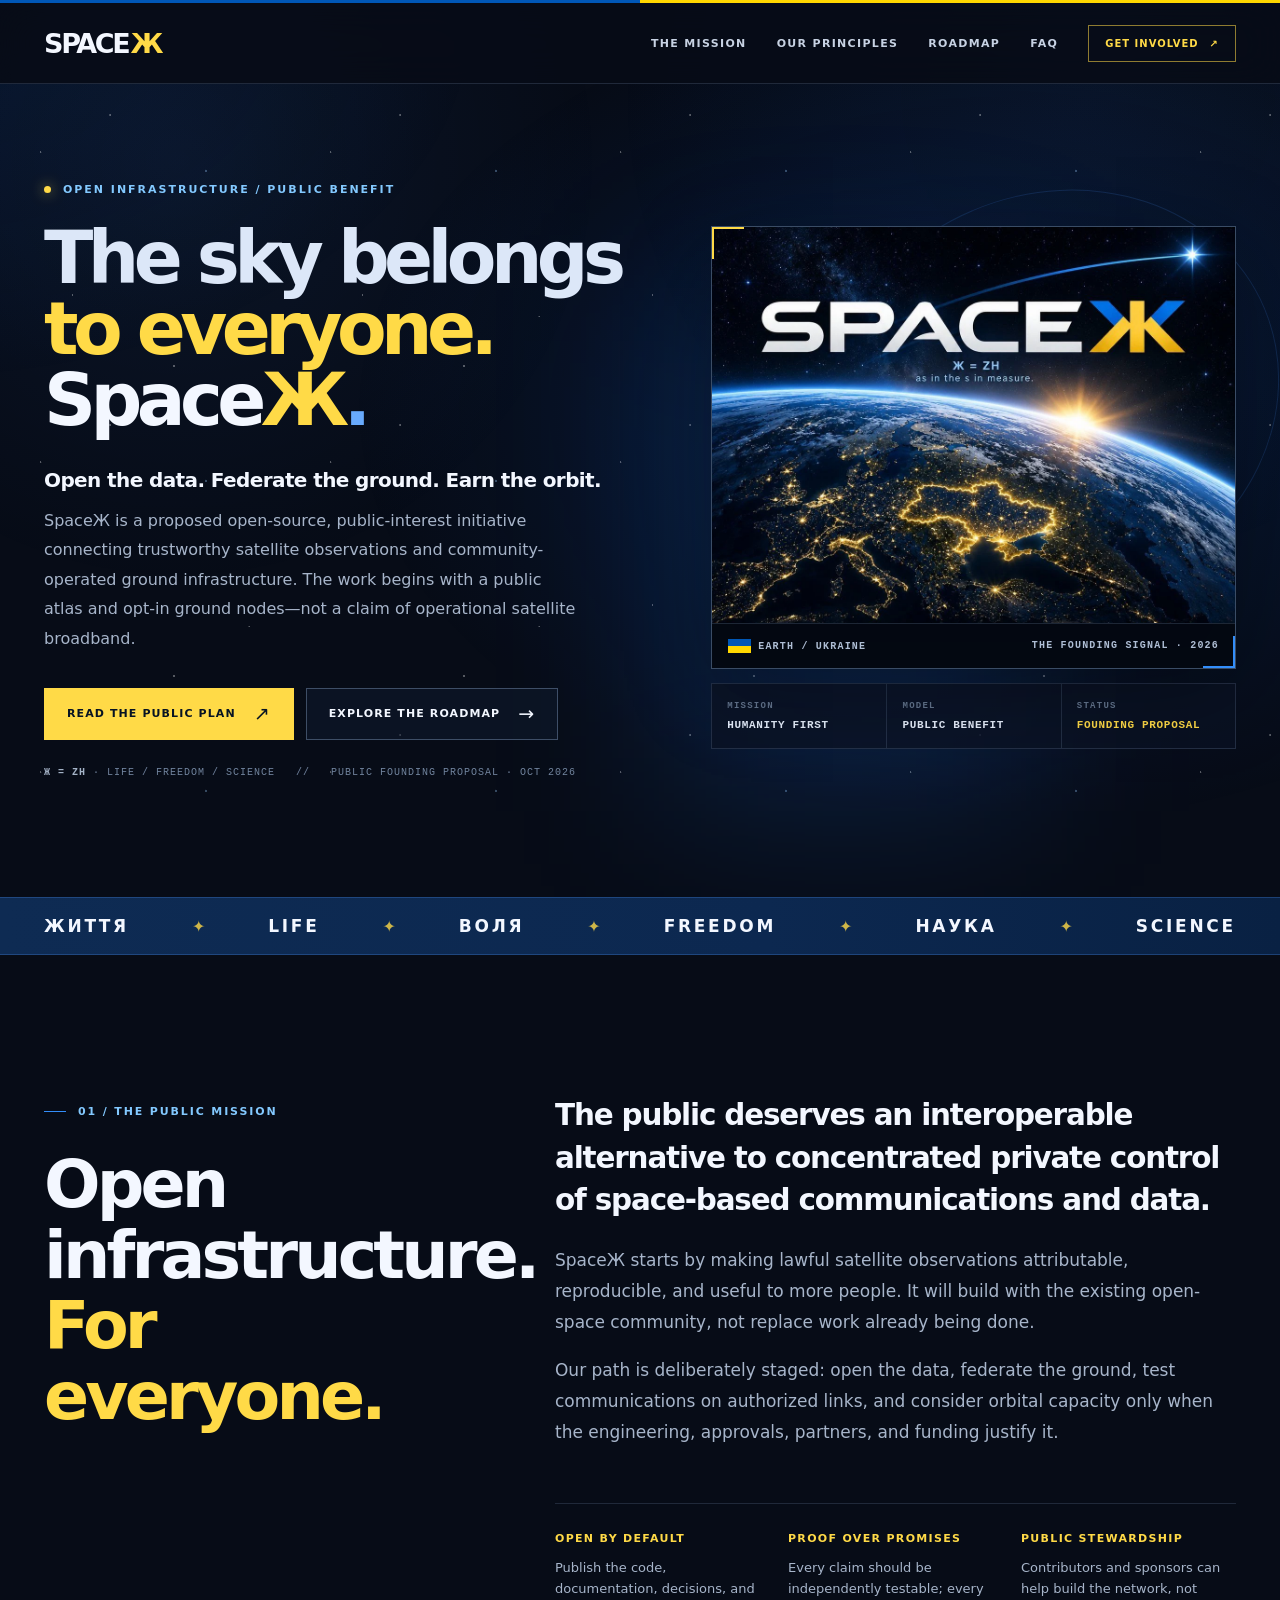
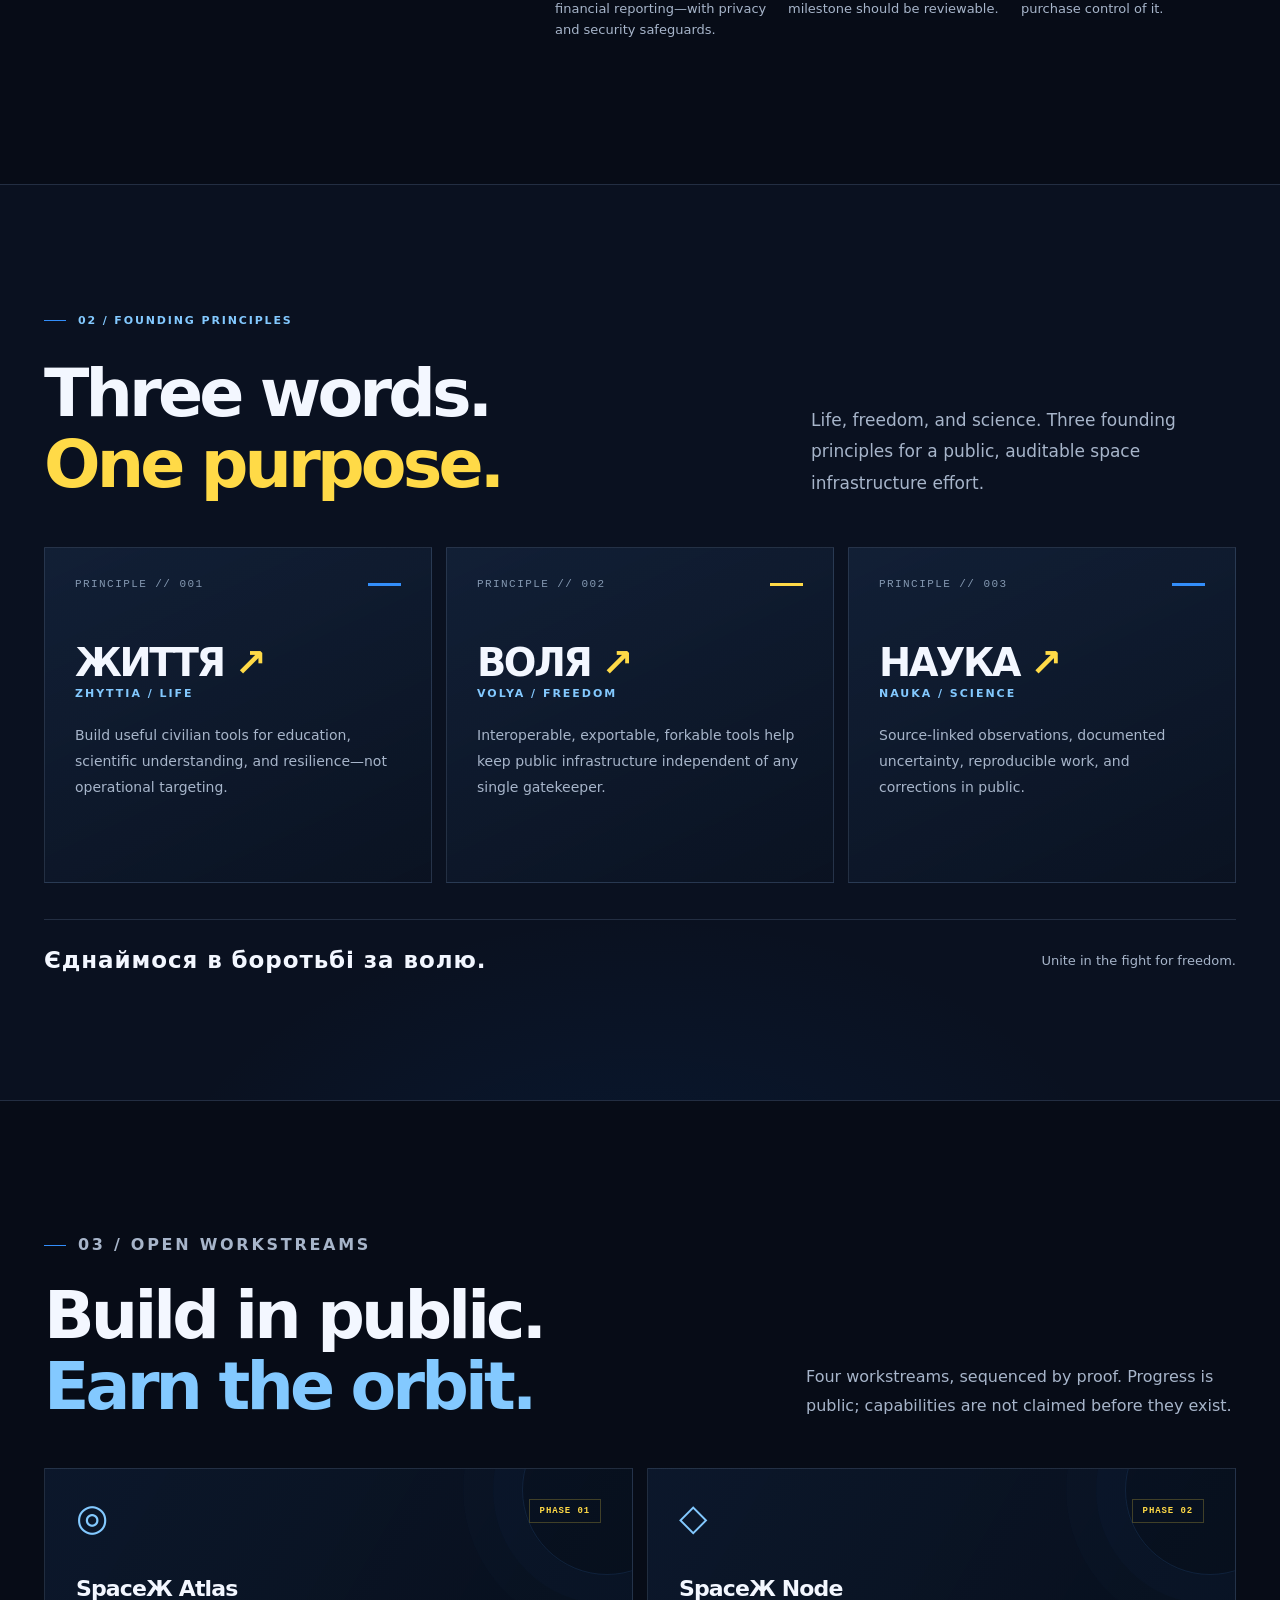
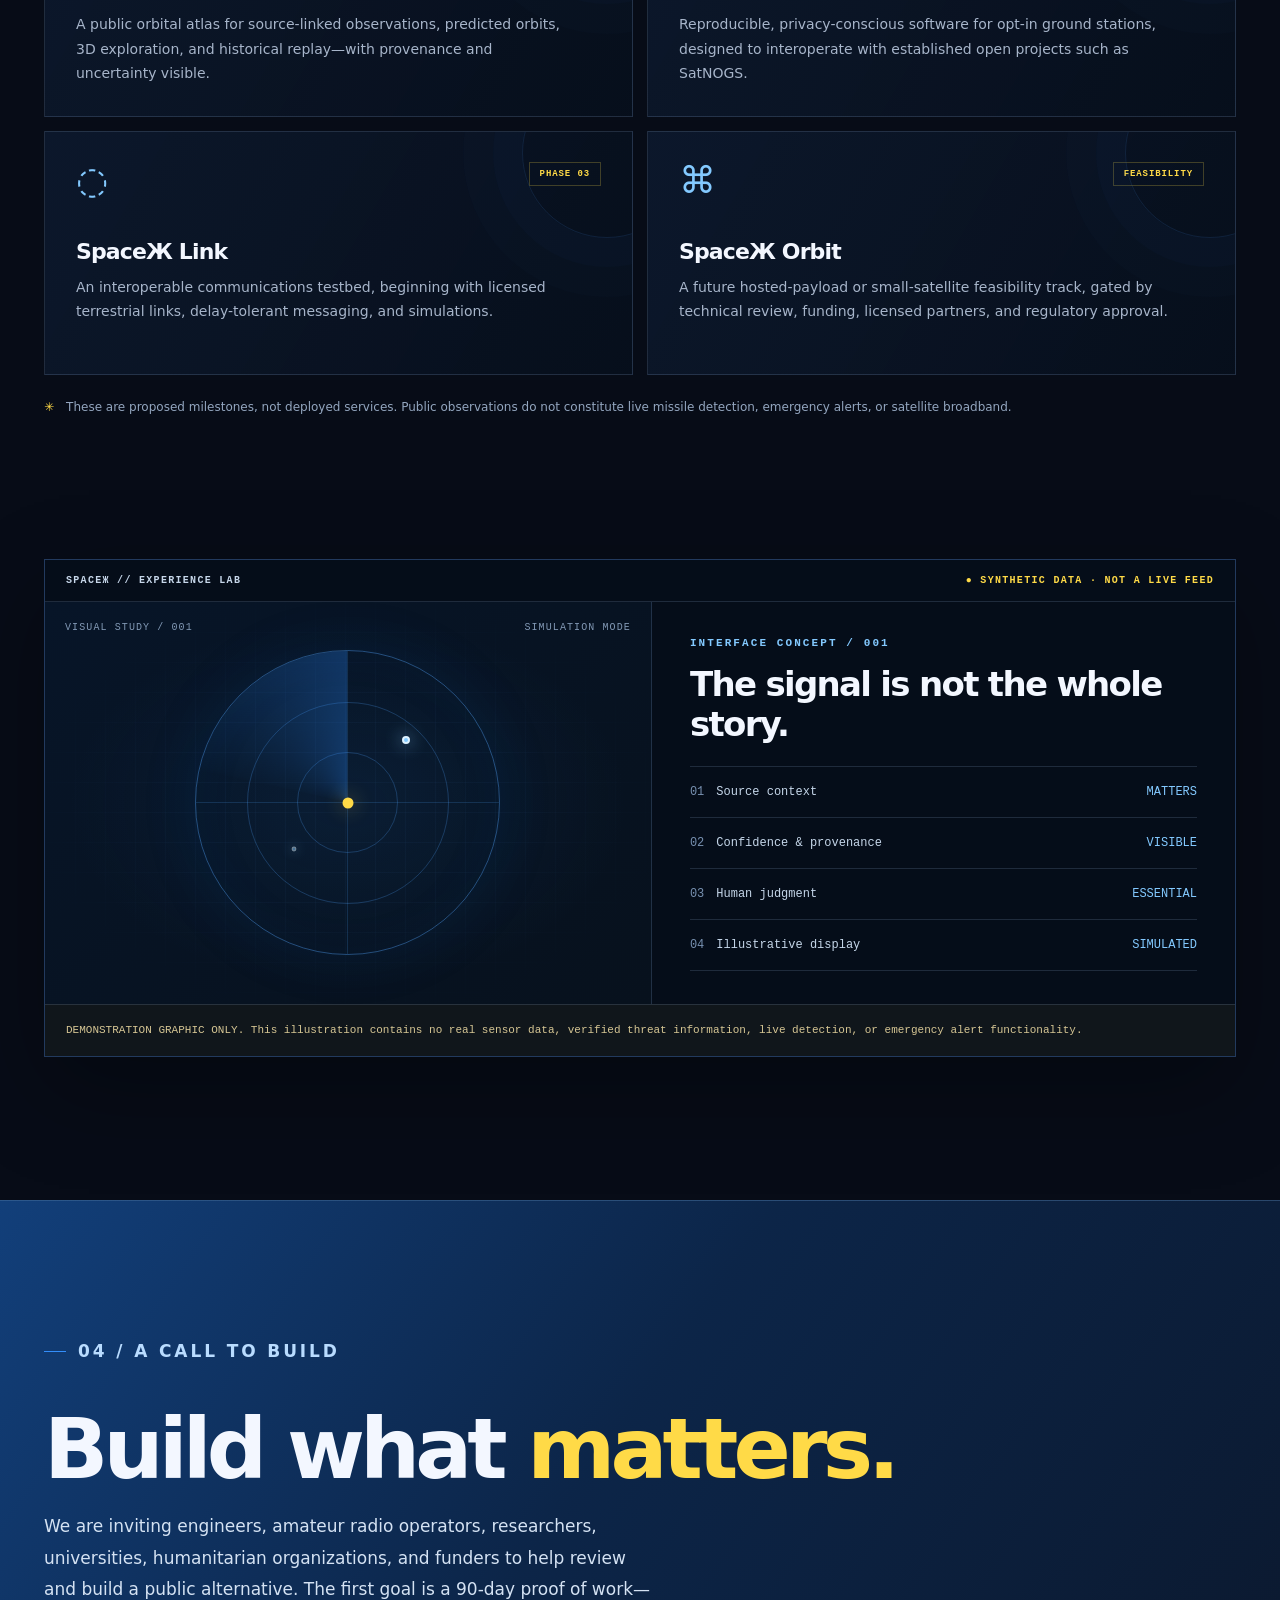
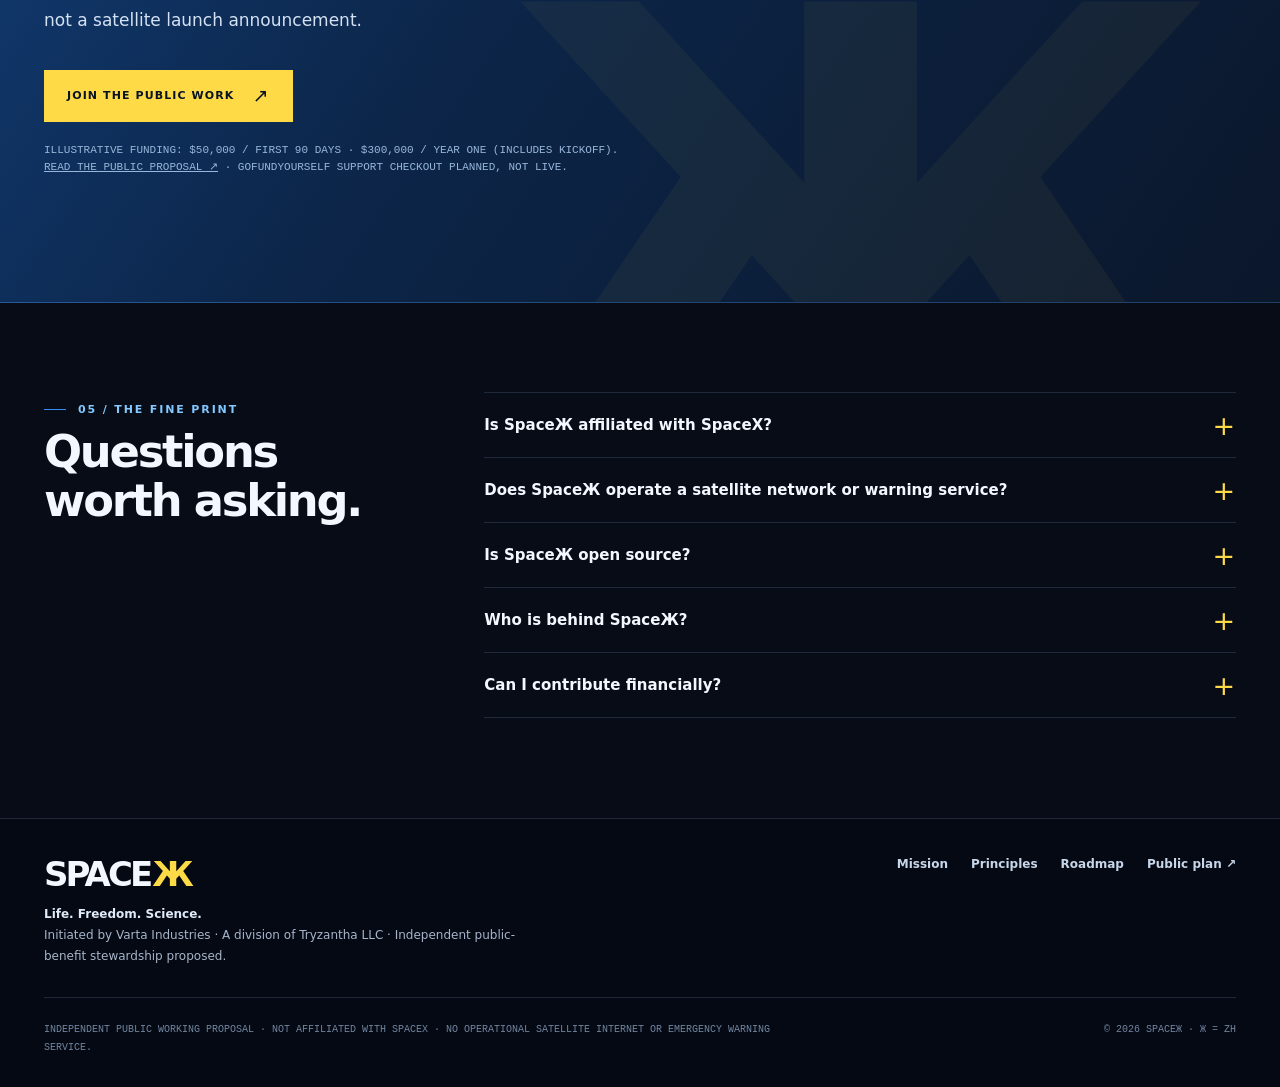
<file: index.html>
<!doctype html>
<html lang="en">
<head>
  <meta charset="utf-8">
  <meta name="viewport" content="width=device-width, initial-scale=1">
  <meta name="theme-color" content="#070c17">
  <meta name="description" content="SpaceЖ is a proposed open-source, public-interest initiative building verifiable satellite intelligence, interoperable ground infrastructure, and a responsible path toward public space communications.">
  <meta property="og:type" content="website">
  <meta property="og:title" content="SpaceЖ — The sky belongs to everyone.">
  <meta property="og:description" content="Open the data. Federate the ground. Prove the protocols. Earn the orbit. Read the public founding proposal and contribute.">
  <meta name="twitter:card" content="summary_large_image">
  <meta property="og:url" content="https://xn--80akd1bg1j.com/">
  <meta property="og:image" content="https://xn--80akd1bg1j.com/assets/spacezh-hero.webp">
  <meta property="og:image:alt" content="SpaceЖ emblem above Earth with Ukraine highlighted">
  <link rel="canonical" href="https://xn--80akd1bg1j.com/">
  <link rel="icon" type="image/svg+xml" href="assets/favicon.svg">
  <title>SpaceЖ — The sky belongs to everyone.</title>
  <style>
    :root {
      color-scheme: dark;
      --bg: #070c17;
      --bg-deep: #040713;
      --panel: #0b1324;
      --panel-2: #111b30;
      --text: #f3f7ff;
      --muted: #a7b5ca;
      --dim: #667892;
      --line: rgba(160, 191, 228, .17);
      --blue: #338efa;
      --ice: #83c9ff;
      --gold: #ffda47;
      --container: 1220px;
      --ease: cubic-bezier(.2, .75, .25, 1);
    }

    *, *::before, *::after { box-sizing: border-box; }
    html { scroll-behavior: smooth; scroll-padding-top: 100px; }
    body {
      margin: 0;
      color: var(--text);
      background: var(--bg);
      font-family: Inter, ui-sans-serif, system-ui, -apple-system, BlinkMacSystemFont, "Segoe UI", sans-serif;
      -webkit-font-smoothing: antialiased;
    }
    body::before {
      content: "";
      position: fixed;
      pointer-events: none;
      z-index: -1;
      inset: 0;
      background-image: radial-gradient(circle at 14% 18%, rgba(69, 138, 255, .075) 0, transparent 32%), radial-gradient(circle at 85% 11%, rgba(38, 93, 187, .075) 0, transparent 35%);
    }
    ::selection { color: #06111e; background: var(--gold); }
    a { color: inherit; text-decoration: none; }
    button { font: inherit; }
    a:focus-visible, summary:focus-visible { outline: 3px solid var(--gold); outline-offset: 4px; border-radius: 3px; }
    img { max-width: 100%; display: block; }
    .container { width: min(var(--container), calc(100% - 88px)); margin-inline: auto; }
    .sr-only { position: absolute; width: 1px; height: 1px; padding: 0; margin: -1px; overflow: hidden; clip: rect(0,0,0,0); white-space: nowrap; border: 0; }
    .skip-link { position: fixed; z-index: 500; top: -100px; left: 12px; padding: 12px 18px; color: #04121b; background: var(--gold); font-weight: 700; }
    .skip-link:focus { top: 12px; }
    .flag-line { height: 3px; background: linear-gradient(90deg, #0057b7 0 50%, #ffd700 50% 100%); }

    /* Navigation */
    .site-header { position: sticky; z-index: 100; top: 0; background: rgba(7,12,23,.88); border-bottom: 1px solid var(--line); -webkit-backdrop-filter: blur(18px); backdrop-filter: blur(18px); }
    .nav-wrap { min-height: 80px; display: flex; align-items: center; justify-content: space-between; gap: 30px; }
    .logo { flex: none; font-size: 27px; line-height: 1; font-weight: 900; letter-spacing: -.085em; text-transform: uppercase; }
    .logo .logo-zh { padding-left: 2px; color: var(--gold); }
    .logo .logo-blue { color: #82bcff; }
    .desktop-nav { display: flex; gap: 30px; align-items: center; margin-left: auto; }
    .desktop-nav a { font-size: 11px; letter-spacing: .12em; font-weight: 750; color: #c7d2e3; transition: color .2s ease; }
    .desktop-nav a:hover { color: var(--gold); }
    .nav-cta { display: inline-flex; align-items: center; gap: 11px; border: 1px solid rgba(255,218,71,.55); padding: 12px 16px; color: var(--gold); font-size: 10px; font-weight: 800; letter-spacing: .1em; transition: background .2s ease, transform .2s ease; white-space: nowrap; }
    .nav-cta:hover { background: rgba(255,218,71,.09); transform: translateY(-1px); }
    .mobile-nav { display: none; position: relative; }
    .mobile-nav summary { display: grid; place-items: center; cursor: pointer; padding: 10px; color: var(--text); border: 1px solid var(--line); list-style: none; }
    .mobile-nav summary::-webkit-details-marker { display: none; }
    .mobile-nav summary svg { width: 22px; height: 22px; }
    .mobile-links { position: absolute; right: 0; top: calc(100% + 14px); min-width: 250px; background: #0c172a; border: 1px solid rgba(160,191,228,.3); box-shadow: 0 20px 50px rgba(0,0,0,.5); padding: 12px; }
    .mobile-links a { display: block; padding: 13px; font-size: 13px; font-weight: 700; }
    .mobile-links a:hover { color: var(--gold); background: rgba(255,255,255,.035); }

    /* Common type and UI */
    .mono { font-family: ui-monospace, "SFMono-Regular", Consolas, "Liberation Mono", monospace; }
    .kicker { margin: 0; font-size: 11px; letter-spacing: .19em; line-height: 1.6; font-weight: 800; color: var(--ice); text-transform: uppercase; }
    .kicker .rule { display: inline-block; width: 24px; height: 1px; margin: 0 10px 3px 0; vertical-align: middle; background: var(--blue); }
    .button { display: inline-flex; align-items: center; justify-content: center; gap: 18px; min-height: 52px; padding: 16px 22px; font-size: 11px; letter-spacing: .1em; font-weight: 850; text-transform: uppercase; transition: transform .2s var(--ease), background .2s ease, border-color .2s ease; }
    .button:hover { transform: translateY(-2px); }
    .button-primary { color: #071323; background: var(--gold); border: 1px solid var(--gold); }
    .button-primary:hover { background: #ffe584; }
    .button-secondary { color: var(--text); background: rgba(17,29,49,.48); border: 1px solid rgba(154,183,222,.36); }
    .button-secondary:hover { border-color: var(--ice); background: rgba(45,87,143,.2); }
    .arrow { font-size: 19px; font-weight: 400; line-height: .8; }
    .section-tag { display: inline-flex; align-items: center; gap: 12px; color: var(--ice); font-size: 11px; font-weight: 750; letter-spacing: .17em; text-transform: uppercase; }
    .section-tag::before { content: ""; width: 22px; height: 1px; background: var(--blue); }
    .section-title { margin: 20px 0 0; font-size: clamp(40px,5.2vw,75px); line-height: 1.06; letter-spacing: -.058em; font-weight: 830; }
    .section-lede { max-width: 590px; font-size: 17px; line-height: 1.85; color: var(--muted); }
    .accent { color: var(--gold); }
    .blue { color: var(--ice); }
    .muted { color: var(--muted); }
    .divider { height: 1px; background: var(--line); }

    /* Hero */
    .hero { position: relative; overflow: hidden; padding: 99px 0 106px; isolation: isolate; }
    .hero::before { content: ""; position: absolute; inset: -200px -10% -80px; z-index: -2; background: radial-gradient(ellipse 52% 48% at 73% 48%, rgba(12,66,155,.25), transparent 80%), radial-gradient(ellipse 48% 44% at 3% 12%, rgba(7,66,151,.15), transparent 76%); }
    .star-field { pointer-events: none; position: absolute; z-index: -1; inset: 0; opacity: .32; background-image: radial-gradient(1px 1px at 14% 22%, white 80%, transparent 100%), radial-gradient(1px 1px at 38% 10%, white 80%, transparent 100%), radial-gradient(1.4px 1.4px at 71% 28%, #9cccff 80%, transparent 100%), radial-gradient(1px 1px at 86% 75%, white 80%, transparent 100%), radial-gradient(1px 1px at 25% 68%, white 80%, transparent 100%), radial-gradient(1px 1px at 60% 91%, white 80%, transparent 100%); background-size: 290px 310px; }
    .hero-grid { display: grid; grid-template-columns: minmax(0, 1.08fr) minmax(0, .92fr); align-items: center; gap: clamp(35px,4vw,74px); }
    .hero-copy { position: relative; z-index: 2; }
    .hero-eyebrow { display: flex; align-items: center; flex-wrap: wrap; gap: 12px; margin-bottom: 27px; }
    .tiny-dot { width: 7px; height: 7px; background: var(--gold); box-shadow: 0 0 13px rgba(255,218,71,.7); border-radius: 50%; }
    .hero-eyebrow span:last-child { color: var(--ice); font-size: 11px; letter-spacing: .18em; text-transform: uppercase; font-weight: 700; }
    .hero h1 { margin: 0; font-size: clamp(3.05rem,5.65vw,6.15rem); line-height: .985; letter-spacing: -.077em; font-weight: 880; }
    .hero h1 span { display: block; }
    .hero h1 .h1-soft { color: #dce7f8; }
    .hero h1 .h1-live { color: var(--gold); }
    .hero h1 .word-zh { display: inline; color: var(--gold); }
    .hero h1 .period { display: inline; color: #68aafd; }
    .hero-subtitle { margin: 31px 0 14px; font-size: 20px; letter-spacing: -.03em; font-weight: 780; }
    .hero-description { max-width: 540px; margin: 0; color: var(--muted); font-size: 16px; line-height: 1.85; }
    .hero-buttons { display: flex; flex-wrap: wrap; gap: 12px; margin-top: 34px; }
    .hero-note { margin-top: 25px; color: #71849e; font-size: 10px; line-height: 1.65; letter-spacing: .1em; text-transform: uppercase; }
    .hero-note strong { color: #a4b3c7; font-weight: 700; }
    .hero-media { position: relative; }
    .hero-media::before { content: ""; position: absolute; z-index: -1; width: 88%; height: 78%; top: -6%; right: -9%; border: 1px solid rgba(69,141,250,.17); border-radius: 50%; transform: rotate(-23deg); }
    .hero-media::after { content: ""; position: absolute; z-index: -1; width: 70%; height: 100%; left: -10%; bottom: -12%; background: rgba(31,124,252,.16); filter: blur(80px); }
    .hero-art { position: relative; margin: 0; overflow: hidden; border: 1px solid rgba(156,197,248,.35); background: #060b16; box-shadow: 0 22px 80px rgba(0,0,0,.33), inset 0 0 50px rgba(0,96,207,.15); }
    .hero-art::before, .hero-art::after { content: ""; position: absolute; z-index: 2; width: 32px; height: 32px; pointer-events: none; }
    .hero-art::before { top: 0; left: 0; border-top: 2px solid var(--gold); border-left: 2px solid var(--gold); }
    .hero-art::after { bottom: 0; right: 0; border-bottom: 2px solid var(--blue); border-right: 2px solid var(--blue); }
    .hero-art img { width: 100%; height: auto; aspect-ratio: 1122 / 850; object-fit: contain; transition: transform .75s var(--ease); }
    .hero-art:hover img { transform: scale(1.035); }
    .hero-art-caption { display: flex; flex-wrap: wrap; align-items: center; justify-content: space-between; gap: 12px; padding: 15px 16px; background: rgba(4,8,17,.96); border-top: 1px solid var(--line); color: #afbed5; font-size: 10px; font-weight: 750; letter-spacing: .12em; text-transform: uppercase; }
    .flag { display: inline-block; width: 23px; height: 14px; flex: 0 0 auto; vertical-align: middle; background: linear-gradient(#0057b7 0 50%, #ffd700 50% 100%); }
    .hero-art-caption .flag { margin-right: 7px; }
    .media-data { margin-top: 14px; display: grid; grid-template-columns: repeat(3,1fr); border: 1px solid var(--line); background: rgba(11,19,36,.78); }
    .media-data > div { padding: 17px 15px; min-width: 0; }
    .media-data > div + div { border-left: 1px solid var(--line); }
    .data-label { display: block; margin-bottom: 8px; color: var(--dim); letter-spacing: .14em; font-size: 9px; font-weight: 800; }
    .data-value { display: block; color: #e8f1ff; font-size: 11px; font-weight: 750; letter-spacing: .06em; }
    .data-value.gold { color: var(--gold); }

    /* Ribbon */
    .ribbon { overflow: hidden; background: linear-gradient(90deg, #0e2b53, #0c2850 60%, #092143); border-top: 1px solid rgba(75,141,230,.3); border-bottom: 1px solid rgba(75,141,230,.3); }
    .ribbon-inner { display: flex; align-items: center; justify-content: space-between; gap: 16px; padding-top: 18px; padding-bottom: 18px; }
    .ribbon-word { white-space: nowrap; font-size: clamp(12px,1.7vw,17px); letter-spacing: .16em; font-weight: 850; }
    .ribbon-sep { color: var(--gold); opacity: .8; }

    /* Mission */
    .mission { padding: 139px 0 143px; }
    .mission-grid { display: grid; grid-template-columns: minmax(0,.75fr) minmax(0,1.25fr); gap: clamp(40px,8vw,150px); }
    .mission-lead { margin: 0 0 23px; font-size: clamp(24px,2.3vw,33px); font-weight: 700; line-height: 1.45; letter-spacing: -.04em; }
    .mission-copy p:not(.mission-lead) { max-width: 710px; color: var(--muted); font-size: 17px; line-height: 1.82; }
    .mission-points { display: grid; grid-template-columns: repeat(3,1fr); gap: 18px; margin-top: 55px; padding-top: 28px; border-top: 1px solid var(--line); }
    .mission-points strong { display: block; color: var(--gold); font-size: 11px; letter-spacing: .12em; text-transform: uppercase; }
    .mission-points p { margin-bottom: 0; font-size: 13px !important; line-height: 1.6 !important; }

    /* Principles */
    .principles { padding: 118px 0 127px; background: #0a1120; border-block: 1px solid var(--line); position: relative; }
    .principles::before { content: ""; position: absolute; inset: 0; background: radial-gradient(ellipse 50% 50% at 50% 120%, rgba(0,87,183,.13), transparent 80%); pointer-events: none; }
    .section-intro { position: relative; display: flex; align-items: end; justify-content: space-between; gap: 40px; margin-bottom: 48px; }
    .section-intro .section-lede { margin: 0; max-width: 425px; }
    .values-grid { position: relative; display: grid; grid-template-columns: repeat(3,minmax(0,1fr)); gap: 14px; }
    .value-card { min-height: 336px; border: 1px solid var(--line); padding: 30px; background: linear-gradient(155deg,rgba(28,51,84,.42),rgba(10,19,34,.75)); transition: border-color .25s ease, transform .3s var(--ease); }
    .value-card:hover { transform: translateY(-5px); border-color: rgba(255,218,71,.42); }
    .value-number { display: flex; align-items: center; justify-content: space-between; font-size: 11px; color: #8498b1; letter-spacing: .13em; }
    .value-number span:last-child { display: inline-block; width: 33px; height: 3px; background: var(--blue); }
    .value-card:nth-child(2) .value-number span:last-child { background: var(--gold); }
    .value-card h3 { margin: 54px 0 5px; font-size: clamp(33px,3vw,44px); letter-spacing: -.065em; line-height: 1; }
    .value-card h3 span { color: var(--gold); }
    .value-card .translation { margin: 0 0 23px; font-size: 11px; color: var(--ice); letter-spacing: .18em; font-weight: 750; text-transform: uppercase; }
    .value-card p:last-child { color: var(--muted); font-size: 14px; line-height: 1.85; }
    .ukrainian-banner { display: flex; align-items: center; flex-wrap: wrap; justify-content: space-between; gap: 17px; margin-top: 36px; padding: 27px 0 0; border-top: 1px solid var(--line); }
    .ukrainian-banner strong { font-size: clamp(16px,2vw,23px); letter-spacing: .04em; }
    .ukrainian-banner span { color: var(--muted); font-size: 13px; }

    /* Work */
    .work { padding: 130px 0; }
    .work-top { display: flex; flex-wrap: wrap; justify-content: space-between; align-items: end; gap: 30px; margin-bottom: 47px; }
    .work-top p { max-width: 430px; margin: 0; color: var(--muted); font-size: 16px; line-height: 1.8; }
    .work-grid { display: grid; grid-template-columns: repeat(2,minmax(0,1fr)); gap: 14px; }
    .work-card { position: relative; min-height: 244px; padding: 30px 31px; overflow: hidden; border: 1px solid var(--line); background: linear-gradient(120deg,rgba(14,28,50,.76),rgba(7,15,28,.91)); }
    .work-card::after { content: ""; position: absolute; top: -64px; right: -60px; width: 170px; height: 170px; border: 1px solid rgba(63,127,212,.16); border-radius: 50%; box-shadow: 0 0 0 29px rgba(40,99,179,.035), 0 0 0 59px rgba(40,99,179,.022); pointer-events: none; }
    .work-card-top { display: flex; align-items: start; justify-content: space-between; gap: 30px; }
    .work-glyph { font-size: 37px; font-weight: 300; line-height: 1; color: var(--ice); }
    .work-label { border: 1px solid rgba(255,218,71,.23); color: var(--gold); padding: 6px 10px; font-size: 9px; letter-spacing: .1em; font-weight: 780; }
    .work-card h3 { position: relative; margin: 40px 0 11px; font-size: 22px; letter-spacing: -.04em; }
    .work-card p { position: relative; max-width: 490px; margin: 0; color: var(--muted); font-size: 14px; line-height: 1.75; }
    .roadmap-note { display: flex; align-items: start; gap: 12px; margin-top: 22px; color: #93a6bf; font-size: 12px; line-height: 1.7; }
    .roadmap-note b { color: var(--gold); font-weight: 900; }

    /* Synthetic lab display */
    .lab { padding: 0 0 143px; }
    .lab-shell { border: 1px solid rgba(84,137,211,.37); background: #050d19; box-shadow: 0 34px 90px rgba(0,0,0,.3); }
    .lab-titlebar { display: flex; justify-content: space-between; align-items: center; gap: 15px; padding: 15px 21px; border-bottom: 1px solid var(--line); color: #c7d7ea; font-size: 10px; letter-spacing: .13em; font-weight: 760; }
    .lab-titlebar .warning { color: var(--gold); }
    .lab-content { display: grid; grid-template-columns: 1.02fr .98fr; }
    .lab-display { min-height: 385px; position: relative; isolation: isolate; display: grid; place-items: center; overflow: hidden; border-right: 1px solid var(--line); background: radial-gradient(ellipse at center,rgba(20,68,119,.21),transparent 65%), linear-gradient(140deg,#071528,#07111d); }
    .lab-display::before { content: ""; position: absolute; inset: 0; z-index: -1; opacity: .42; background-image: linear-gradient(rgba(73,127,192,.13) 1px,transparent 1px), linear-gradient(90deg,rgba(73,127,192,.13) 1px,transparent 1px); background-size: 30px 30px; -webkit-mask-image: radial-gradient(ellipse,black 34%,transparent 78%); mask-image: radial-gradient(ellipse,black 34%,transparent 78%); }
    .radar { position: relative; width: min(305px,72%); aspect-ratio: 1; border: 1px solid rgba(81,165,255,.4); border-radius: 50%; box-shadow: 0 0 60px rgba(18,91,174,.1), inset 0 0 45px rgba(18,91,174,.06); }
    .radar::before,.radar::after { content: ""; position: absolute; z-index: 3; background: rgba(81,165,255,.18); }
    .radar::before { width: 1px; height: 100%; left: calc(50% - .5px); }
    .radar::after { height: 1px; width: 100%; top: calc(50% - .5px); }
    .radar-ring { position: absolute; border: 1px solid rgba(81,165,255,.25); border-radius: 50%; }
    .radar-ring.r1 { inset: 16.66%; } .radar-ring.r2 { inset: 33.33%; }
    .radar-sweep { position: absolute; inset: 0; border-radius: 50%; background: conic-gradient(from 0deg,transparent 0 282deg,rgba(34,143,255,.015) 284deg,rgba(41,134,247,.28) 359deg); animation: sweep 13s linear infinite; }
    .radar-dot { position: absolute; z-index: 4; width: 8px; height: 8px; background: var(--ice); border: 2px solid #dff3ff; border-radius: 50%; box-shadow: 0 0 17px var(--ice); }
    .radar-dot.d1 { top: 28%; left: 68%; }.radar-dot.d2 { top: 64%; left: 31%; transform: scale(.6); opacity: .5; }
    .radar-center { position: absolute; left: 50%; top: 50%; transform: translate(-50%,-50%); z-index: 4; width: 11px; height: 11px; background: var(--gold); border-radius: 50%; box-shadow: 0 0 20px rgba(255,218,71,.45); }
    .lab-corner { position: absolute; left: 20px; top: 20px; color: #8299b5; font-size: 10px; letter-spacing: .11em; }
    .lab-corner.right { left: auto; right: 20px; text-align: right; }
    .lab-status { padding: 33px 38px; display: flex; flex-direction: column; justify-content: center; }
    .lab-status h3 { margin: 11px 0 22px; font-size: clamp(23px,3vw,34px); letter-spacing: -.05em; }
    .log-row { display: flex; align-items: start; gap: 12px; padding: 16px 0; border-top: 1px solid var(--line); font-size: 12px; line-height: 1.5; color: #c5d6e9; }
    .log-row:last-child { border-bottom: 1px solid var(--line); }
    .log-row span { flex: none; color: #7891b1; }
    .log-row em { margin-left: auto; color: var(--ice); font-style: normal; text-align: right; }
    .lab-disclaimer { padding: 17px 21px; border-top: 1px solid var(--line); background: rgba(255,218,71,.045); color: #d6c694; font-size: 11px; line-height: 1.6; }
    @keyframes sweep { to { transform: rotate(360deg); } }

    /* Join, FAQ, footer */
    .join { padding: 118px 0 125px; position: relative; overflow: hidden; background: linear-gradient(125deg,#123f7a 0%,#0c2548 44%,#0b172b 100%); border-top: 1px solid rgba(113,183,255,.3); border-bottom: 1px solid rgba(113,183,255,.22); }
    .join::after { content: "Ж"; pointer-events: none; position: absolute; right: 4%; bottom: -33%; color: rgba(255,218,71,.045); font-size: clamp(380px,47vw,760px); font-weight: 900; line-height: 1; }
    .join-content { position: relative; z-index: 2; max-width: 860px; }
    .join .section-title { font-size: clamp(53px,6.6vw,96px); }
    .join p { max-width: 610px; color: #d4e2f3; font-size: 17px; line-height: 1.85; }
    .join .button { margin-top: 16px; }
    .join-small { display: block; margin-top: 20px; color: #98b7da; font-size: 11px; line-height: 1.6; }
    .faq { padding: 89px 0 100px; }
    .faq-grid { display: grid; grid-template-columns: .66fr 1.34fr; gap: 70px; }
    .faq h2 { margin: 0; font-size: clamp(32px,3.5vw,49px); line-height: 1.1; letter-spacing: -.05em; }
    .faq-item { border-bottom: 1px solid var(--line); }
    .faq-item:first-child { border-top: 1px solid var(--line); }
    .faq-item summary { position: relative; cursor: pointer; list-style: none; padding: 23px 36px 23px 0; font-size: 15px; font-weight: 700; }
    .faq-item summary::-webkit-details-marker { display: none; }
    .faq-item summary::after { content: "+"; position: absolute; right: 1px; top: 17px; color: var(--gold); font-size: 27px; font-weight: 300; }
    .faq-item[open] summary::after { content: "−"; }
    .faq-item p { margin: -6px 30px 24px 0; font-size: 14px; line-height: 1.8; color: var(--muted); }
    .site-footer { padding: 38px 0 30px; border-top: 1px solid var(--line); background: #050914; }
    .footer-main { display: flex; justify-content: space-between; align-items: start; gap: 35px; padding-bottom: 30px; }
    .footer-main .logo { font-size: 34px; }
    .footer-main p { max-width: 480px; margin: 13px 0 0; color: var(--muted); font-size: 12px; line-height: 1.75; }
    .footer-links { display: flex; flex-wrap: wrap; gap: 23px; color: #c7d6e9; font-size: 12px; font-weight: 700; }
    .footer-links a:hover { color: var(--gold); }
    .footer-bottom { display: flex; justify-content: space-between; flex-wrap: wrap; gap: 15px; padding-top: 23px; border-top: 1px solid var(--line); color: #7186a0; font-size: 10px; line-height: 1.8; }
    .footer-bottom span:first-child { max-width: 730px; }

    @media (max-width: 1050px) {
      .container { width: min(var(--container),calc(100% - 60px)); }
      .desktop-nav { gap: 20px; }
      .nav-cta { display: none; }
      .hero { padding-block: 80px 90px; }
      .hero h1 { font-size: clamp(3.4rem,6vw,5.4rem); }
      .hero-grid { gap: 29px; }
      .media-data > div { padding: 15px 10px; }
      .data-value { font-size: 10px; }
      .section-title { font-size: clamp(42px,5.6vw,68px); }
      .value-card { padding: 23px; }
      .value-card h3 { font-size: 35px; }
    }
    @media (max-width: 750px) {
      html { scroll-padding-top: 80px; }
      .container { width: calc(100% - 36px); }
      .nav-wrap { min-height: 68px; }
      .logo { font-size: 25px; }
      .desktop-nav { display: none; }
      .mobile-nav { display: block; }
      .hero { padding: 70px 0 76px; }
      .hero-grid { grid-template-columns: 1fr; gap: 56px; }
      .hero h1 { font-size: clamp(3.5rem,11vw,6rem); }
      .hero-subtitle { font-size: 19px; }
      .hero-description { font-size: 15px; }
      .hero-media { max-width: 610px; width: 100%; margin: auto; }
      .ribbon-inner { justify-content: center; }
      .ribbon-word { font-size: 13px; }
      .ribbon-inner .ribbon-word:nth-of-type(5), .ribbon-inner .ribbon-sep:nth-of-type(6) { display: none; }
      .mission { padding: 89px 0 97px; }
      .mission-grid { grid-template-columns: 1fr; gap: 42px; }
      .mission .section-title { max-width: 570px; }
      .mission-points { margin-top: 32px; }
      .principles { padding: 84px 0 90px; }
      .section-intro { display: block; }
      .section-intro .section-lede { margin-top: 20px; }
      .values-grid { grid-template-columns: 1fr; }
      .value-card { min-height: auto; padding: 27px; }
      .value-card h3 { margin-top: 32px; }
      .ukrainian-banner { display: block; }
      .ukrainian-banner span { display: block; margin-top: 8px; }
      .work { padding: 90px 0 80px; }
      .work-grid { grid-template-columns: 1fr; }
      .work-card { min-height: 220px; }
      .lab { padding-bottom: 90px; }
      .lab-content { grid-template-columns: 1fr; }
      .lab-display { border-right: 0; border-bottom: 1px solid var(--line); }
      .join { padding: 83px 0 92px; }
      .join::after { right: -10%; bottom: -20%; }
      .faq { padding: 75px 0; }
      .faq-grid { grid-template-columns: 1fr; gap: 35px; }
      .footer-main { display: block; }
      .footer-links { margin-top: 28px; }
    }
    @media (max-width: 460px) {
      .hero h1 { font-size: clamp(3.12rem,12.2vw,4.3rem); }
      .hero-buttons .button { width: 100%; }
      .hero-art-caption { font-size: 9px; }
      .media-data { grid-template-columns: 1fr 1fr; }
      .media-data > div:last-child { grid-column: span 2; border-left: 0; border-top: 1px solid var(--line); }
      .mission-points { grid-template-columns: 1fr; gap: 22px; }
      .mission-points p { margin-top: 5px; }
      .ribbon-inner { gap: 11px; }
      .ribbon-word { letter-spacing: .05em; font-size: 10px; }
      .section-title { font-size: 40px; }
      .section-lede { font-size: 15px; }
      .lab-titlebar { flex-wrap: wrap; }
      .lab-status { padding: 26px 20px; }
      .lab-display { min-height: 310px; }
      .join .section-title { font-size: 53px; }
    }
    @media (prefers-reduced-motion: reduce) {
      html { scroll-behavior: auto; }
      *,*::before,*::after { scroll-behavior: auto !important; animation-duration: .01ms !important; animation-iteration-count: 1 !important; transition-duration: .01ms !important; }
    }
  </style>
</head>
<body>
  <a class="skip-link" href="#main">Skip to content</a>
  <div class="flag-line" aria-hidden="true"></div>
  <header class="site-header">
    <div class="container nav-wrap">
      <a class="logo" href="#top" aria-label="Space Zh home">SPACE<span class="logo-zh" lang="uk">Ж</span></a>
      <nav class="desktop-nav" aria-label="Main navigation">
        <a href="#mission">THE MISSION</a>
        <a href="#principles">OUR PRINCIPLES</a>
        <a href="#work">ROADMAP</a>
        <a href="#faq">FAQ</a>
      </nav>
      <a class="nav-cta" href="#join">GET INVOLVED <span aria-hidden="true">↗</span></a>
      <details class="mobile-nav">
        <summary aria-label="Toggle navigation">
          <svg viewBox="0 0 24 24" fill="none" stroke="currentColor" stroke-width="1.8" stroke-linecap="round" aria-hidden="true"><path d="M4 7h16M4 12h16M4 17h16"/></svg>
          <span class="sr-only">Menu</span>
        </summary>
        <nav class="mobile-links" aria-label="Mobile navigation">
          <a href="#mission">The mission</a>
          <a href="#principles">Our principles</a>
          <a href="#work">Roadmap</a>
          <a href="#join">Get involved</a>
          <a href="#faq">FAQ</a>
        </nav>
      </details>
    </div>
  </header>

  <main id="main">
    <section class="hero" id="top" aria-labelledby="hero-title">
      <div class="star-field" aria-hidden="true"></div>
      <div class="container hero-grid">
        <div class="hero-copy">
          <div class="hero-eyebrow"><span class="tiny-dot" aria-hidden="true"></span><span>OPEN INFRASTRUCTURE / PUBLIC BENEFIT</span></div>
          <h1 id="hero-title"><span class="h1-soft">The sky belongs</span><span class="h1-live">to everyone.</span><span>Space<span class="word-zh" lang="uk">Ж</span><span class="period">.</span></span></h1>
          <p class="hero-subtitle">Open the data. Federate the ground. Earn the orbit.</p>
          <p class="hero-description">SpaceЖ is a proposed open-source, public-interest initiative connecting trustworthy satellite observations and community-operated ground infrastructure. The work begins with a public atlas and opt-in ground nodes—not a claim of operational satellite broadband.</p>
          <div class="hero-buttons">
            <a href="https://github.com/Parallax-Web-Services/spacezh/blob/master/docs/FOUNDING_PROPOSAL.md" class="button button-primary" target="_blank" rel="noopener noreferrer">READ THE PUBLIC PLAN <span class="arrow" aria-hidden="true">↗</span></a>
            <a href="#work" class="button button-secondary">EXPLORE THE ROADMAP <span class="arrow" aria-hidden="true">→</span></a>
          </div>
          <p class="hero-note mono"><strong>Ж = ZH</strong> · LIFE / FREEDOM / SCIENCE &nbsp; // &nbsp; PUBLIC FOUNDING PROPOSAL · OCT 2026</p>
        </div>
        <div class="hero-media">
          <figure class="hero-art">
            <img src="assets/spacezh-hero.webp" width="1122" height="850" alt="SpaceЖ launch artwork with Ukraine outlined in gold on Earth from orbit, beneath a blue-and-yellow SpaceЖ emblem" fetchpriority="high">
            <figcaption class="hero-art-caption mono"><span><span class="flag" aria-hidden="true"></span>EARTH / UKRAINE</span><span>THE FOUNDING SIGNAL · 2026</span></figcaption>
          </figure>
          <div class="media-data mono" aria-label="Space Zh initiative status">
            <div><span class="data-label">MISSION</span><span class="data-value">HUMANITY FIRST</span></div>
            <div><span class="data-label">MODEL</span><span class="data-value">PUBLIC BENEFIT</span></div>
            <div><span class="data-label">STATUS</span><span class="data-value gold">FOUNDING PROPOSAL</span></div>
          </div>
        </div>
      </div>
    </section>

    <div class="ribbon" aria-label="Life, freedom, science">
      <div class="container ribbon-inner" aria-hidden="true">
        <span class="ribbon-word">ЖИТТЯ</span><span class="ribbon-sep">✦</span>
        <span class="ribbon-word">LIFE</span><span class="ribbon-sep">✦</span>
        <span class="ribbon-word">ВОЛЯ</span><span class="ribbon-sep">✦</span>
        <span class="ribbon-word">FREEDOM</span><span class="ribbon-sep">✦</span>
        <span class="ribbon-word">НАУКА</span><span class="ribbon-sep">✦</span>
        <span class="ribbon-word">SCIENCE</span>
      </div>
    </div>

    <section class="mission" id="mission" aria-labelledby="mission-title">
      <div class="container mission-grid">
        <div>
          <p class="section-tag">01 / THE PUBLIC MISSION</p>
          <h2 id="mission-title" class="section-title">Open infrastructure. <span class="accent">For everyone.</span></h2>
        </div>
        <div class="mission-copy">
          <p class="mission-lead">The public deserves an interoperable alternative to concentrated private control of space-based communications and data.</p>
          <p>SpaceЖ starts by making lawful satellite observations attributable, reproducible, and useful to more people. It will build with the existing open-space community, not replace work already being done.</p>
          <p>Our path is deliberately staged: open the data, federate the ground, test communications on authorized links, and consider orbital capacity only when the engineering, approvals, partners, and funding justify it.</p>
          <div class="mission-points">
            <div><strong>OPEN BY DEFAULT</strong><p>Publish the code, documentation, decisions, and financial reporting—with privacy and security safeguards.</p></div>
            <div><strong>PROOF OVER PROMISES</strong><p>Every claim should be independently testable; every milestone should be reviewable.</p></div>
            <div><strong>PUBLIC STEWARDSHIP</strong><p>Contributors and sponsors can help build the network, not purchase control of it.</p></div>
          </div>
        </div>
      </div>
    </section>

    <section class="principles" id="principles" aria-labelledby="principles-title">
      <div class="container">
        <div class="section-intro">
          <div><p class="section-tag">02 / FOUNDING PRINCIPLES</p><h2 id="principles-title" class="section-title">Three words.<br><span class="accent">One purpose.</span></h2></div>
          <p class="section-lede">Life, freedom, and science. Three founding principles for a public, auditable space infrastructure effort.</p>
        </div>
        <div class="values-grid">
          <article class="value-card">
            <div class="value-number mono"><span>PRINCIPLE // 001</span><span></span></div>
            <h3 lang="uk">ЖИТТЯ <span>↗</span></h3>
            <p class="translation">ZHYTTIA / LIFE</p>
            <p>Build useful civilian tools for education, scientific understanding, and resilience—not operational targeting.</p>
          </article>
          <article class="value-card">
            <div class="value-number mono"><span>PRINCIPLE // 002</span><span></span></div>
            <h3 lang="uk">ВОЛЯ <span>↗</span></h3>
            <p class="translation">VOLYA / FREEDOM</p>
            <p>Interoperable, exportable, forkable tools help keep public infrastructure independent of any single gatekeeper.</p>
          </article>
          <article class="value-card">
            <div class="value-number mono"><span>PRINCIPLE // 003</span><span></span></div>
            <h3 lang="uk">НАУКА <span>↗</span></h3>
            <p class="translation">NAUKA / SCIENCE</p>
            <p>Source-linked observations, documented uncertainty, reproducible work, and corrections in public.</p>
          </article>
        </div>
        <div class="ukrainian-banner">
          <strong lang="uk">Єднаймося в боротьбі за волю.</strong>
          <span>Unite in the fight for freedom.</span>
        </div>
      </div>
    </section>

    <section class="work" id="work" aria-labelledby="work-title">
      <div class="container">
        <div class="work-top">
          <div><p class="section-tag">03 / OPEN WORKSTREAMS</p><h2 id="work-title" class="section-title">Build in public.<br><span class="blue">Earn the orbit.</span></h2></div>
          <p>Four workstreams, sequenced by proof. Progress is public; capabilities are not claimed before they exist.</p>
        </div>
        <div class="work-grid">
          <article class="work-card">
            <div class="work-card-top"><span class="work-glyph" aria-hidden="true">◎</span><span class="work-label mono">PHASE 01</span></div>
            <h3>SpaceЖ Atlas</h3>
            <p>A public orbital atlas for source-linked observations, predicted orbits, 3D exploration, and historical replay—with provenance and uncertainty visible.</p>
          </article>
          <article class="work-card">
            <div class="work-card-top"><span class="work-glyph" aria-hidden="true">◇</span><span class="work-label mono">PHASE 02</span></div>
            <h3>SpaceЖ Node</h3>
            <p>Reproducible, privacy-conscious software for opt-in ground stations, designed to interoperate with established open projects such as SatNOGS.</p>
          </article>
          <article class="work-card">
            <div class="work-card-top"><span class="work-glyph" aria-hidden="true">◌</span><span class="work-label mono">PHASE 03</span></div>
            <h3>SpaceЖ Link</h3>
            <p>An interoperable communications testbed, beginning with licensed terrestrial links, delay-tolerant messaging, and simulations.</p>
          </article>
          <article class="work-card">
            <div class="work-card-top"><span class="work-glyph" aria-hidden="true">⌘</span><span class="work-label mono">FEASIBILITY</span></div>
            <h3>SpaceЖ Orbit</h3>
            <p>A future hosted-payload or small-satellite feasibility track, gated by technical review, funding, licensed partners, and regulatory approval.</p>
          </article>
        </div>
        <p class="roadmap-note"><b aria-hidden="true">✳</b><span>These are proposed milestones, not deployed services. Public observations do not constitute live missile detection, emergency alerts, or satellite broadband.</span></p>
      </div>
    </section>

    <section class="lab" aria-labelledby="lab-heading">
      <div class="container">
        <div class="lab-shell">
          <div class="lab-titlebar mono"><span>SPACEЖ // EXPERIENCE LAB</span><span class="warning">● SYNTHETIC DATA · NOT A LIVE FEED</span></div>
          <div class="lab-content">
            <div class="lab-display" role="img" aria-label="Illustrative animated circular scanner with two simulated points; no real-world tracking or warning information">
              <span class="lab-corner mono">VISUAL STUDY / 001</span><span class="lab-corner right mono">SIMULATION MODE</span>
              <div class="radar" aria-hidden="true"><div class="radar-ring r1"></div><div class="radar-ring r2"></div><div class="radar-sweep"></div><span class="radar-dot d1"></span><span class="radar-dot d2"></span><span class="radar-center"></span></div>
            </div>
            <div class="lab-status">
              <p class="kicker mono">INTERFACE CONCEPT / 001</p>
              <h3 id="lab-heading">The signal is not the whole story.</h3>
              <div class="log-row mono"><span>01</span>Source context <em>MATTERS</em></div>
              <div class="log-row mono"><span>02</span>Confidence &amp; provenance <em>VISIBLE</em></div>
              <div class="log-row mono"><span>03</span>Human judgment <em>ESSENTIAL</em></div>
              <div class="log-row mono"><span>04</span>Illustrative display <em>SIMULATED</em></div>
            </div>
          </div>
          <div class="lab-disclaimer mono">DEMONSTRATION GRAPHIC ONLY. This illustration contains no real sensor data, verified threat information, live detection, or emergency alert functionality.</div>
        </div>
      </div>
    </section>

    <section class="join" id="join" aria-labelledby="join-title">
      <div class="container"><div class="join-content">
        <p class="section-tag" style="color:#b9dcff">04 / A CALL TO BUILD</p>
        <h2 id="join-title" class="section-title">Build what <span class="accent">matters.</span></h2>
        <p>We are inviting engineers, amateur radio operators, researchers, universities, humanitarian organizations, and funders to help review and build a public alternative. The first goal is a 90-day proof of work—not a satellite launch announcement.</p>
        <a class="button button-primary" href="https://github.com/Parallax-Web-Services/spacezh" target="_blank" rel="noopener noreferrer">JOIN THE PUBLIC WORK <span class="arrow" aria-hidden="true">↗</span></a>
        <span class="join-small mono">ILLUSTRATIVE FUNDING: $50,000 / FIRST 90 DAYS · $300,000 / YEAR ONE (INCLUDES KICKOFF).<br>
          <a href="https://github.com/Parallax-Web-Services/spacezh/blob/master/docs/FOUNDING_PROPOSAL.md" target="_blank" rel="noopener noreferrer"><u>READ THE PUBLIC PROPOSAL ↗</u></a> · GOFUNDYOURSELF SUPPORT CHECKOUT PLANNED, NOT LIVE.</span>
        <!-- Future GoFundYourself embedded checkout is mounted here only after governance, disclosures, and payment review. -->
        <div id="gofundyourself-funnel" hidden data-provider="gofundyourself" data-campaign="spacezh"></div>
      </div></div>
    </section>

    <section class="faq" id="faq" aria-labelledby="faq-title">
      <div class="container faq-grid">
        <div><p class="section-tag">05 / THE FINE PRINT</p><h2 id="faq-title">Questions worth asking.</h2></div>
        <div>
          <details class="faq-item"><summary>Is SpaceЖ affiliated with SpaceX?</summary><p>No. SpaceЖ is independent of SpaceX and existing constellation operators. None has endorsed or committed to this proposal.</p></details>
          <details class="faq-item"><summary>Does SpaceЖ operate a satellite network or warning service?</summary><p>No. There is no operational SpaceЖ broadband constellation, satellite link, launch-detection system, or emergency warning service. The experience lab is synthetic.</p></details>
          <details class="faq-item"><summary>Is SpaceЖ open source?</summary><p>The website and founding proposal are public. The plan is to use OSI-approved software licenses and publish technical work as it becomes ready; individual component licenses have not all been chosen.</p></details>
          <details class="faq-item"><summary>Who is behind SpaceЖ?</summary><p>Varta Industries, a division of Tryzantha LLC, is initiating this public working proposal. The preferred long-term steward is an independent nonprofit or comparable public-benefit entity; none is claimed to exist yet.</p></details>
          <details class="faq-item"><summary>Can I contribute financially?</summary><p>We are seeking collaborators and nonbinding expressions of support. The proposed $50,000 kickoff and $300,000 first-year figures are planning estimates, not funded commitments. GoFundYourself checkout is not live; any future campaign must publish its legal recipient, fee disclosures, and refund terms before processing contributions.</p></details>
        </div>
      </div>
    </section>
  </main>

  <footer class="site-footer">
    <div class="container">
      <div class="footer-main">
        <div>
          <a class="logo" href="#top" aria-label="Space Zh home">SPACE<span class="logo-zh" lang="uk">Ж</span></a>
          <p><strong style="color:#e1eaf8">Life. Freedom. Science.</strong><br>Initiated by Varta Industries · A division of Tryzantha LLC · Independent public-benefit stewardship proposed.</p>
        </div>
        <nav class="footer-links" aria-label="Footer navigation"><a href="#mission">Mission</a><a href="#principles">Principles</a><a href="#work">Roadmap</a><a href="https://github.com/Parallax-Web-Services/spacezh/blob/master/docs/FOUNDING_PROPOSAL.md" target="_blank" rel="noopener noreferrer">Public plan ↗</a></nav>
      </div>
      <div class="footer-bottom mono">
        <span>INDEPENDENT PUBLIC WORKING PROPOSAL · NOT AFFILIATED WITH SPACEX · NO OPERATIONAL SATELLITE INTERNET OR EMERGENCY WARNING SERVICE.</span>
        <span>© 2026 SPACE<span lang="uk">Ж</span> · Ж = ZH</span>
      </div>
    </div>
  </footer>
</body>
</html>
</file>
